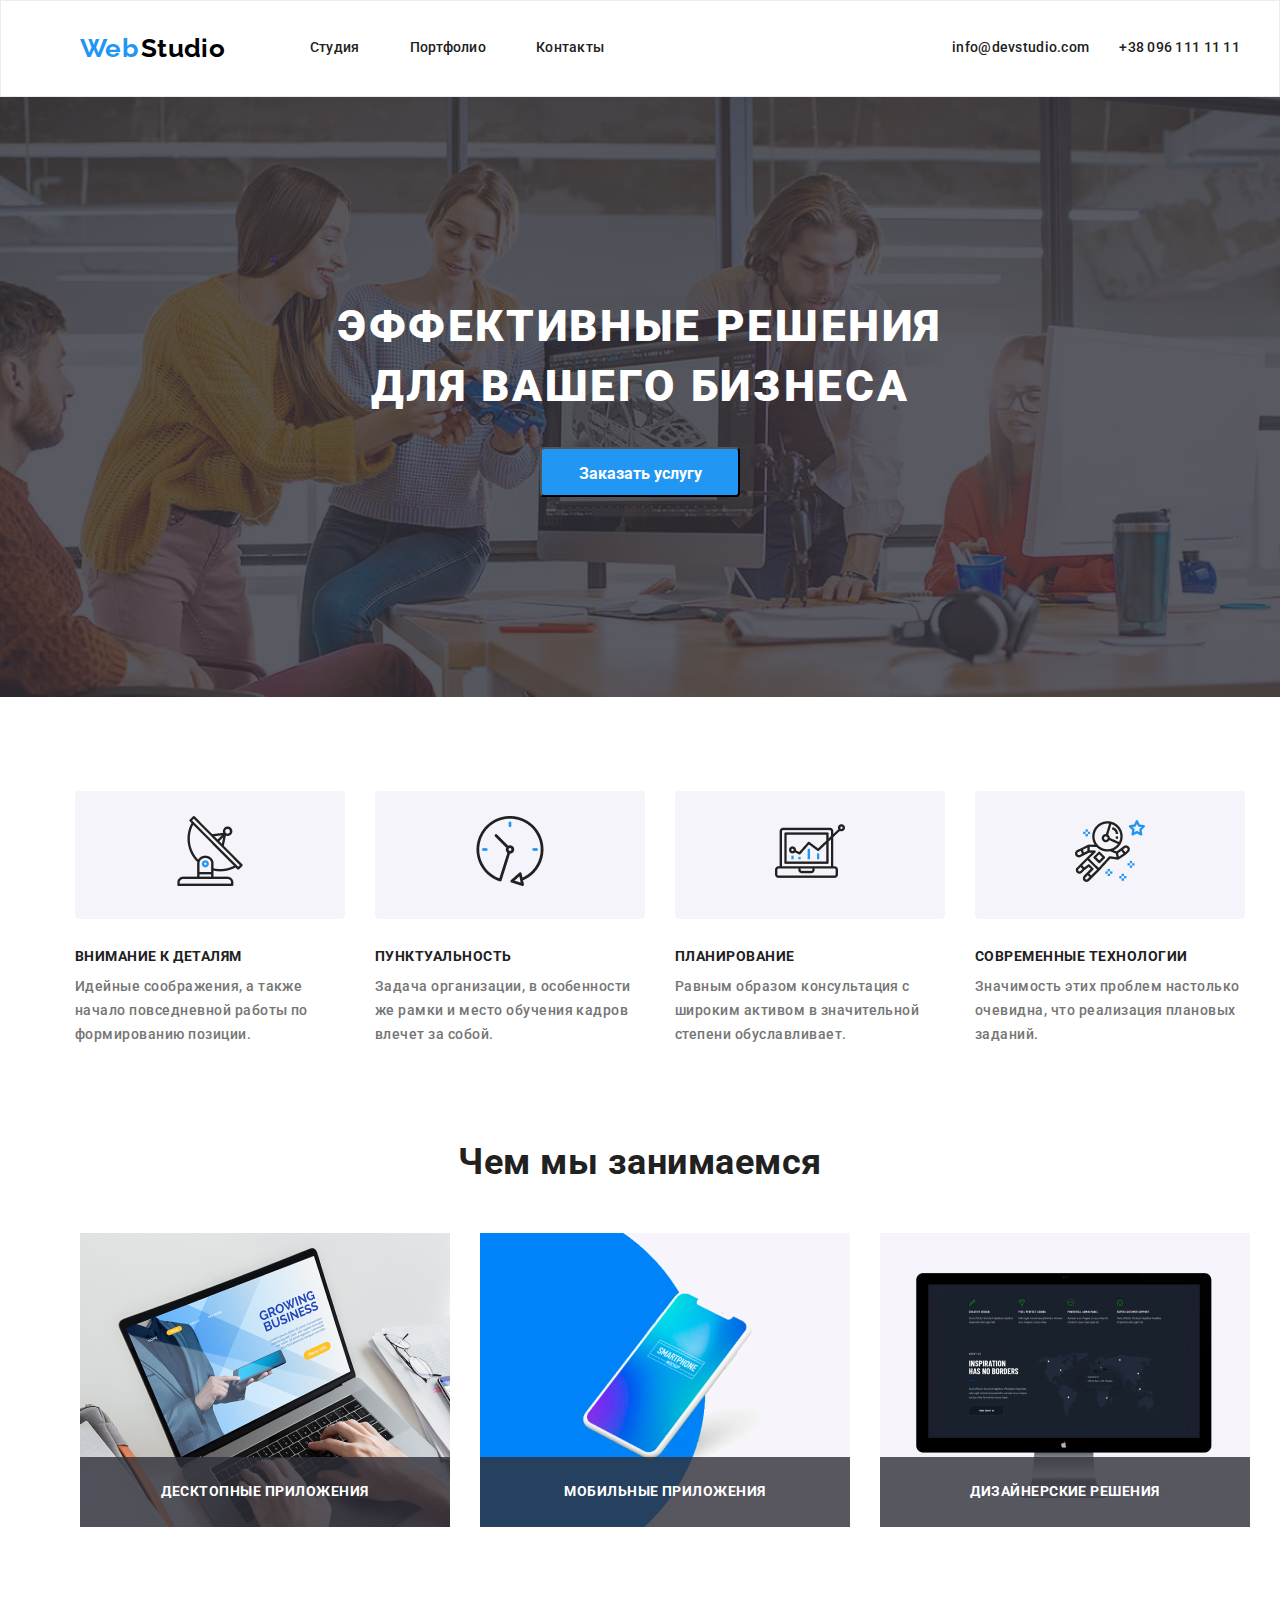
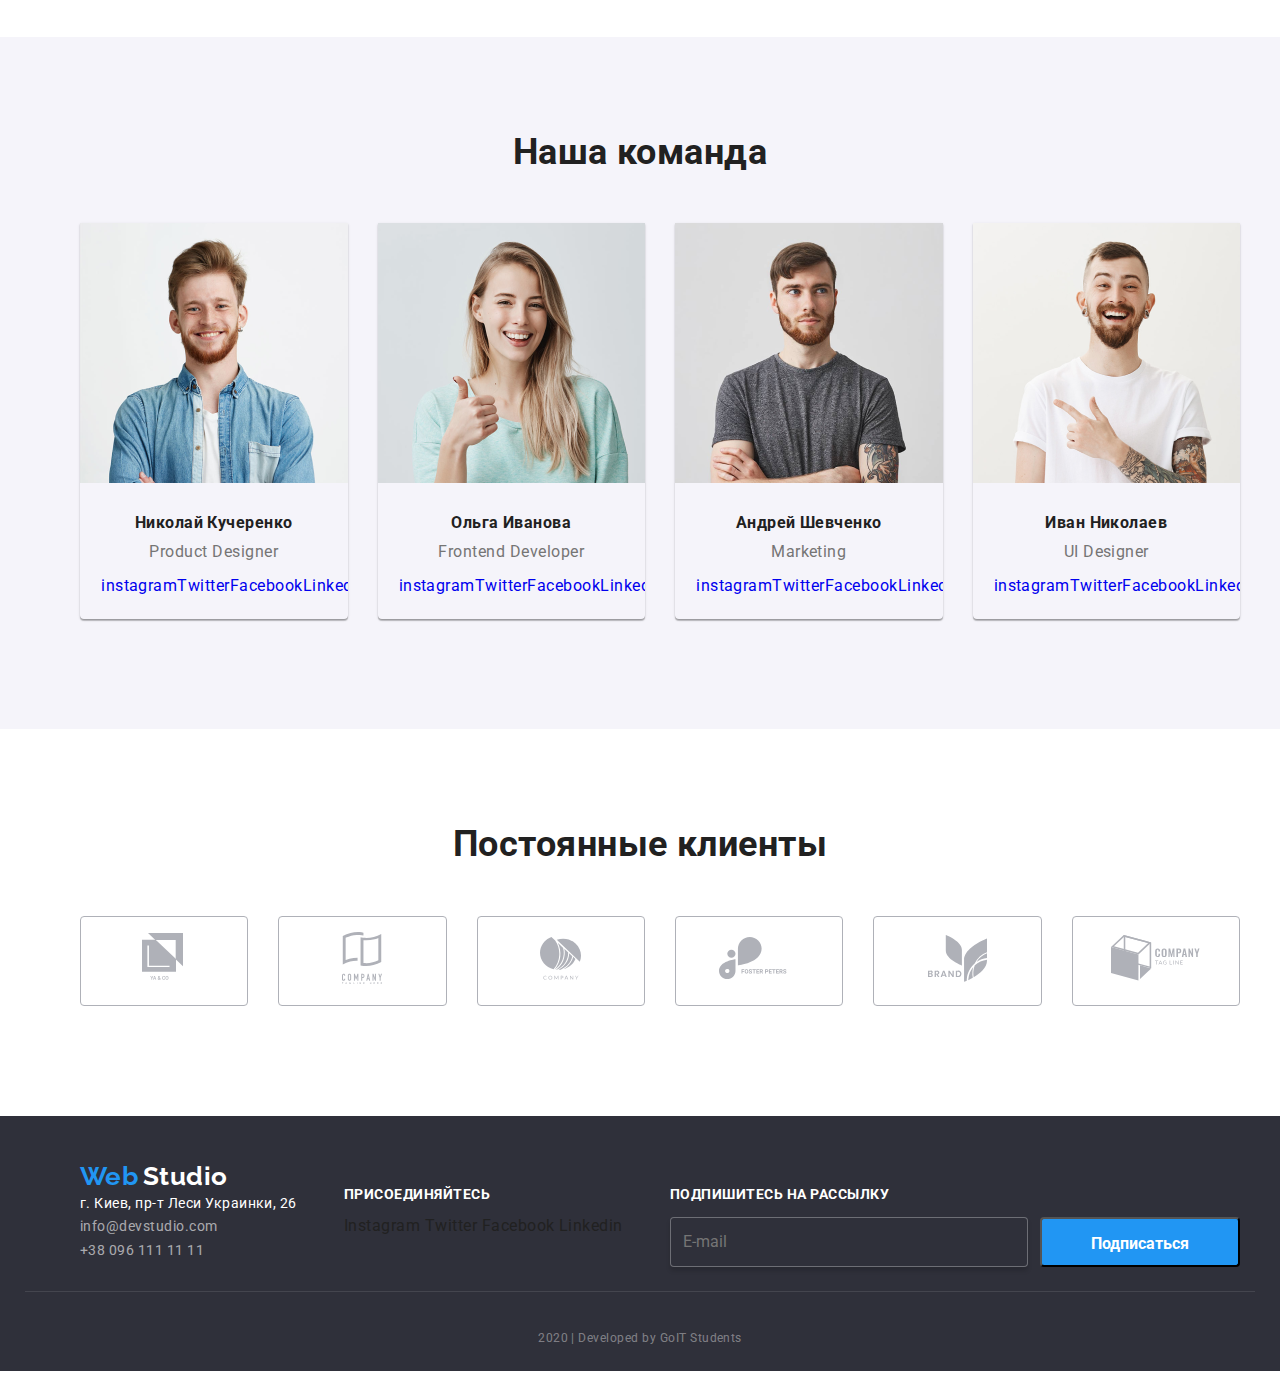
<file: index.html>
<!DOCTYPE html>
<html lang="en">
  <head>
    <meta charset="UTF-8" />
    <meta name="viewport" content="width=device-width, initial-scale=1.0" />
    <title>Document</title>
    <link
      href="https://fonts.googleapis.com/css2?family=Raleway:wght@100;400;700&family=Roboto:wght@100;400;700&display=swap"
      rel="stylesheet"
    />
    <link
      rel="stylesheet"
      href="https://cdnjs.cloudflare.com/ajax/libs/modern-normalize/0.6.0/modern-normalize.min.css"
    />
    <link rel="stylesheet" href="./css/styles.css" />
  </head>

  <body>
    <header class="header">
      <div class="container navigation">
        <nav class="">
          <ul class="contact list">
            <li class="nav">
              <a href="./"
                ><span class="web-logo">Web</span>
                <span class="logo">Studio</span></a
              >
            </li>
            <li class="site-nav">
              <a href="./" class="link">Студия</a>
            </li>
            <li class="site-nav">
              <a href="./portfolio.html" class="link">Портфолио</a>
            </li>
            <li class="site-nav">
              <a href="#" class="link">Контакты</a>
            </li>
          </ul>
        </nav>
        <ul class="list info">
          <li class="site-nav">
            <a href="mailto:info@devstudio.com" class="link"
              >info@devstudio.com</a
            >
          </li>
          <li class="site-nav">
            <a href="tel:+380961111111" class="link">+38 096 111 11 11</a>
          </li>
        </ul>
      </div>
    </header>

    <main>
      <section class="hero">
        <h1 class="hero-title">
          Эффективные решения <br />
          для вашего бизнеса
        </h1>
        <button type="button" class="button">Заказать услугу</button>
      </section>

      <section class="caption subtitle">
        <div class="container">
          <h2 class="tite-item">Краткое описание наших качеств</h2>
          <ul class="list">
            <li class="list-style">
              <div class="item-img">
                <img src="./image/antenna.png" alt="локатор" width="70" />
              </div>
              <h3 class="title">Внимание к деталям</h3>
              <p class="title-list">
                Идейные соображения, а также начало повседневной работы по
                формированию позиции.
              </p>
            </li>
            <li class="list-style">
              <div class="item-img">
                <img src="./image/clock.png" alt="часы" width="70" />
              </div>
              <h3 class="title">Пунктуальность</h3>
              <p class="title-list">
                Задача организации, в особенности же рамки и место обучения
                кадров влечет за собой.
              </p>
            </li>
            <li class="list-style">
              <div class="item-img">
                <img src="./image/diagram.png" alt="диаграмма" width="70" />
              </div>
              <h3 class="title">Планирование</h3>
              <p class="title-list">
                Равным образом консультация с широким активом в значительной
                степени обуславливает.
              </p>
            </li>
            <li class="list-style">
              <div class="item-img">
                <img src="./image/astronaut.png" alt="космонафт" width="70" />
              </div>
              <h3 class="title">Современные технологии</h3>
              <p class="title-list">
                Значимость этих проблем настолько очевидна, что реализация
                плановых заданий.
              </p>
            </li>
          </ul>
        </div>
      </section>

      <section class="caption">
        <div class="container">
          <h2 class="caption-title">Чем мы занимаемся</h2>
          <ul class="list-caption">
            <li class="caption-style">
              <div class="list-img">
                <img src=" ./image/notebook.png" alt="ноутбук" width="370" />
              </div>
              <h3 class="title-text">Десктопные приложения</h3>
            </li>
            <li class="caption-style">
              <div>
                <img src="./image/box.png" alt="смартфон" width="370" />
              </div>
              <h3 class="title-text">Мобильные приложения</h3>
            </li>
            <li class="caption-style">
              <div>
                <img src="./image/monitor.png" alt="монитор" width="370" />
              </div>
              <h3 class="title-text">Дизайнерские решения</h3>
            </li>
          </ul>
        </div>
      </section>

      <section class="caption subject">
        <div class="container">
          <h2 class="caption-title">Наша команда</h2>
          <ul class="list-team">
            <li class="style-subject">
              <img
                src="./image/JohnSmith.png"
                alt="фото Николай Кучеренко"
                width="270"
              />
              <h3 class="text-styles title" lang="ru">Николай Кучеренко</h3>
              <p class="text-styles" lang="ru">Product Designer</p>
              <ul class="list">
                <li>
                  <a href="#" class="link-styles">instagram</a>
                </li>
                <li>
                  <a href="#" class="link-styles">Twitter</a>
                </li>
                <li>
                  <a href="#" class="link-styles">Facebook</a>
                </li>
                <li>
                  <a href="#" class="link-styles">Linkedin</a>
                </li>
              </ul>
            </li>
            <li class="style-subject">
              <img
                src="./image/MartaStewart.png"
                alt="фото Ольга Иванова"
                width="270"
              />
              <h3 class="text-styles title" lang="ru">Ольга Иванова</h3>
              <p class="text-styles" lang="ru">Frontend Developer</p>
              <ul class="list">
                <li>
                  <a href="#" class="link-styles">instagram</a>
                </li>
                <li>
                  <a href="#" class="link-styles">Twitter</a>
                </li>
                <li>
                  <a href="#" class="link-styles">Facebook</a>
                </li>
                <li>
                  <a href="#" class="link-styles">Linkedin</a>
                </li>
              </ul>
            </li>
            <li class="style-subject">
              <img
                src="./image/RobertJakis.png"
                alt="фото Андрей Шевченко"
                width="270"
              />
              <h3 class="text-styles title" lang="ru">Андрей Шевченко</h3>
              <p class="text-styles" lang="ru">Marketing</p>
              <ul class="list">
                <li>
                  <a href="#" class="link-styles">instagram</a>
                </li>
                <li>
                  <a href="#" class="link-styles">Twitter</a>
                </li>
                <li>
                  <a href="#" class="link-styles">Facebook</a>
                </li>
                <li>
                  <a href="#" class="link-styles">Linkedin</a>
                </li>
              </ul>
            </li>
            <li class="style-subject">
              <img
                src="./image/MartinDoe.png"
                alt="фото Иван Николаев"
                width="270"
              />
              <h3 class="text-styles title" lang="ru">Иван Николаев</h3>
              <p class="text-styles" lang="ru">UI Designer</p>
              <ul class="list">
                <li>
                  <a href="#" class="link-styles">instagram</a>
                </li>
                <li>
                  <a href="#" class="link-styles">Twitter</a>
                </li>
                <li>
                  <a href="#" class="link-styles">Facebook</a>
                </li>
                <li>
                  <a href="#" class="link-styles">Linkedin</a>
                </li>
              </ul>
            </li>
          </ul>
        </div>
      </section>

      <section class="caption client">
        <div class="container">
          <h2 class="caption-styles">Постоянные клиенты</h2>
          <ul class="list-client">
            <li class="client-style">
              <a href="#">
                <img src="./image/Client-1.svg" alt="Клиент1" />
              </a>
            </li>
            <li class="client-style">
              <a href="#">
                <img src="./image/Client-2.svg" alt="Клиент2" />
              </a>
            </li>
            <li class="client-style">
              <a href="#">
                <img src="./image/Client-3.svg" alt="Клиент3" />
              </a>
            </li>
            <li class="client-style">
              <a href="#">
                <img src="./image/Client-4.svg" alt="Клиент4" />
              </a>
            </li>
            <li class="client-style">
              <a href="#">
                <img src="./image/Client-5.svg" alt="Клиент5" />
              </a>
            </li>
            <li class="client-style">
              <a href="#">
                <img src="./image/Client-6.svg" alt="Клиент6" />
              </a>
            </li>
          </ul>
        </div>
      </section>
    </main>

    <footer class="footer-style">
      <div class="container footer">
        <div class="footer-link">
          <a href="./">
            <span class="web-logo">Web</span>
            <span class="logo-wite">Studio</span>
          </a>
          <address>
            <span class="adress">г. Киев, пр-т Леси Украинки, 26</span> <br />
            <a href="mailto:info@devstudio.com"
              ><span class="adress-text">info@devstudio.com</span> </a
            ><br />
            <a href="tel:380961111111"
              ><span class="adress-text">+38 096 111 11 11</span>
            </a>
          </address>
        </div>
        <div class="title-link">
          <h3 class="list-text">присоединяйтесь</h3>
          <a href="#" class="link">Instagram</a>
          <a href="#" class="link">Twitter</a>
          <a href="#" class="link">Facebook</a>
          <a href="#" class="link">Linkedin</a>
        </div>

        <div class="email-text">
          <h3 class="list-text">Подпишитесь на рассылку</h3>
          <div class="email-style">
            <input
              type="text"
              class="email"
              placeholder="E-mail"
              name="Email"
              id="Email-input"
            />
            <input type="submit" class="button dropdown" value="Подписаться" />
          </div>
        </div>
      </div>
      <p>
        <span class="copyright">2020 | Developed by GoIT Students</span>
      </p>
    </footer>
  </body>
</html>
</file>
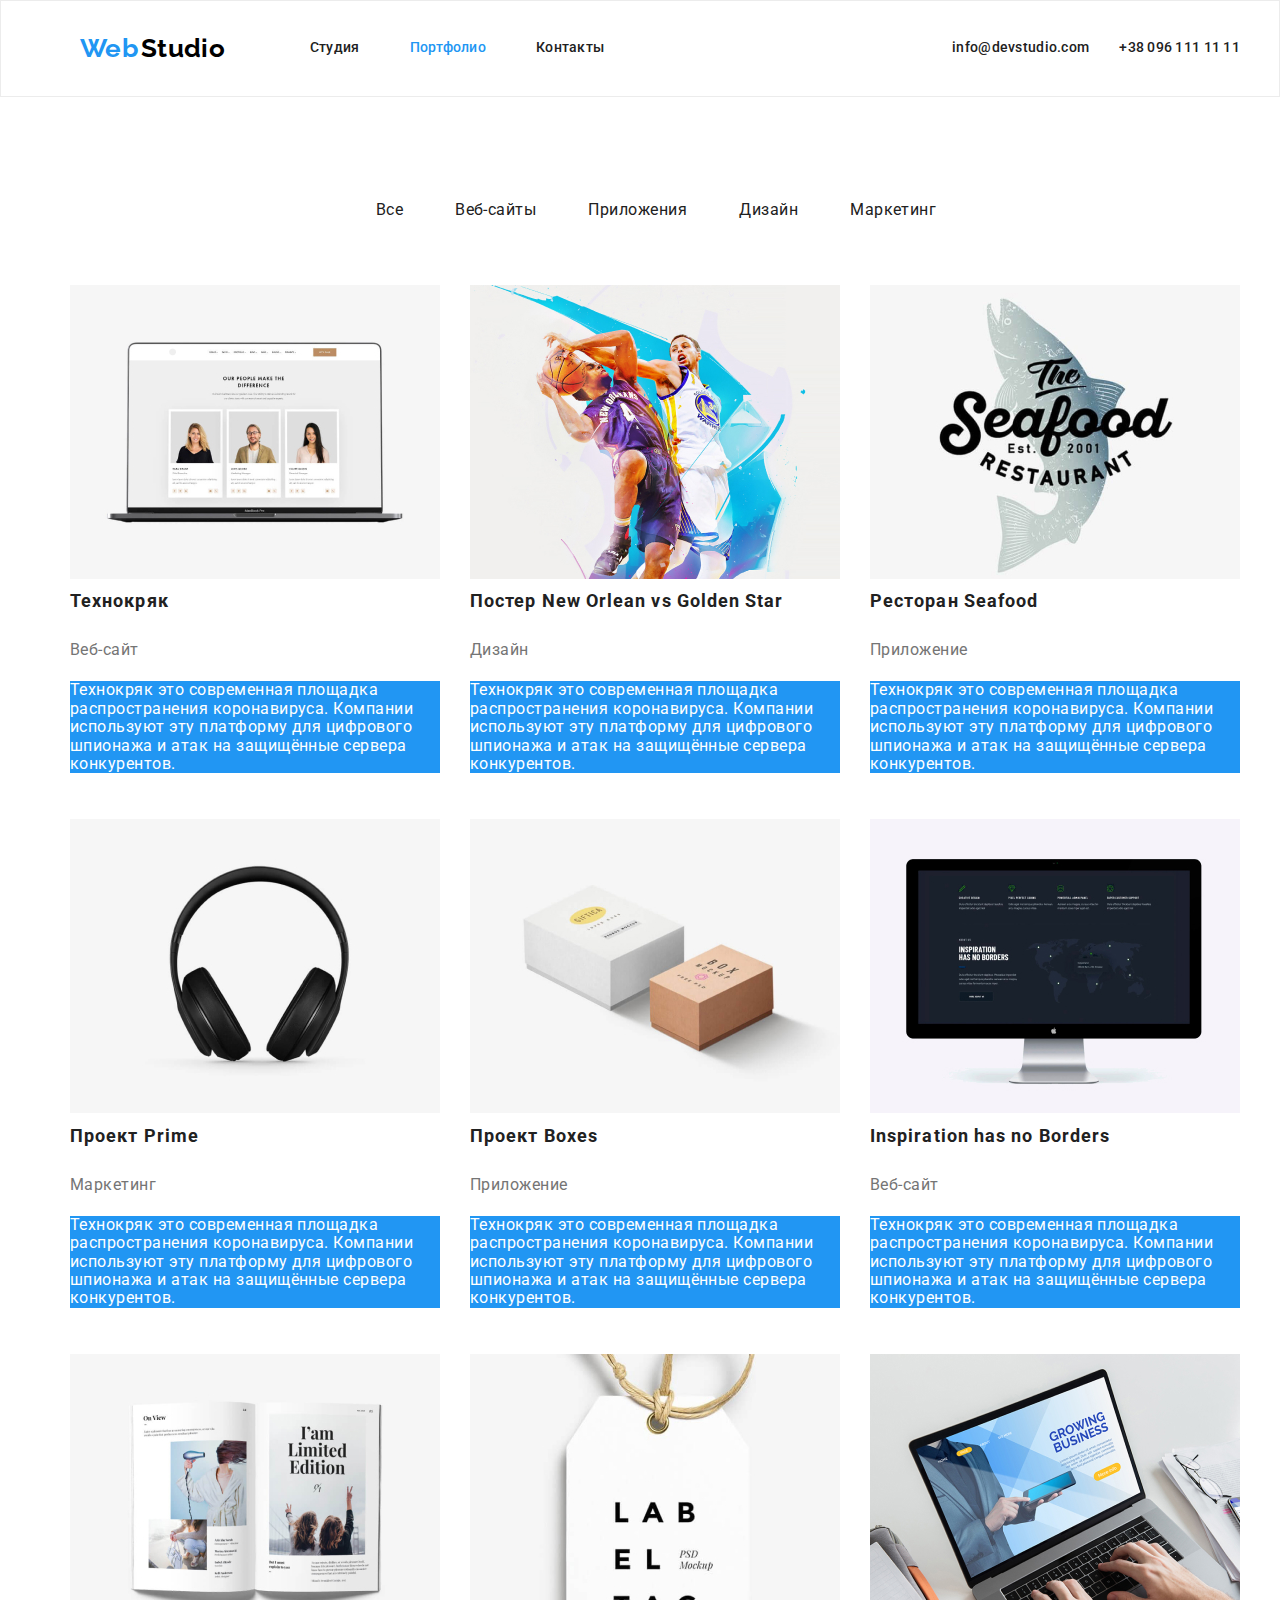
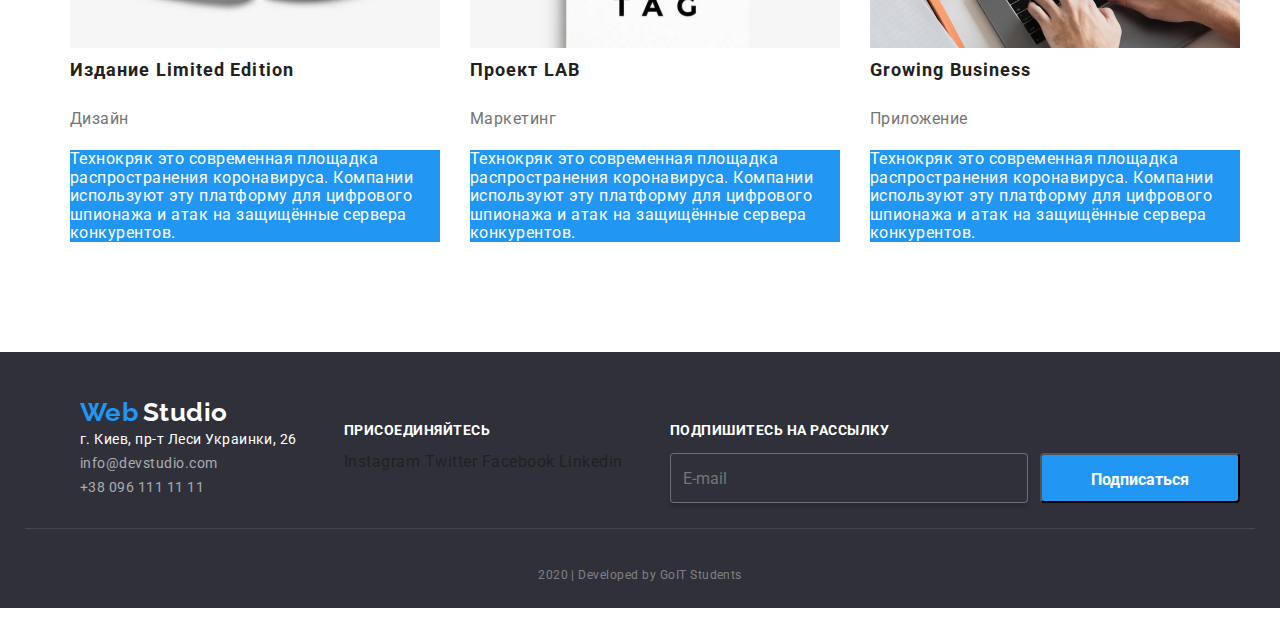
<file: portfolio.html>
<!DOCTYPE html>
<html lang="en">
  <head>
    <meta charset="UTF-8" />
    <meta name="viewport" content="width=device-width, initial-scale=1.0" />
    <title>Document</title>
    <link
      href="https://fonts.googleapis.com/css2?family=Raleway:wght@100;400;700&family=Roboto:wght@100;400;700&display=swap"
      rel="stylesheet"
    />
    <link
      rel="stylesheet"
      href="https://cdnjs.cloudflare.com/ajax/libs/modern-normalize/0.6.0/modern-normalize.min.css"
    />
    <link rel="stylesheet" href="./css/styles.css" />
  </head>

  <body>
    <header class="header">
      <div class="container navigation">
        <nav>
          <ul class="contact list">
            <li class="nav">
              <a href="./"
                ><span class="web-logo">Web</span>
                <span class="logo">Studio</span></a
              >
            </li>
            <li class="site-nav">
              <a href="./" class="link">Студия</a>
            </li>
            <li class="site-nav">
              <a href="./portfolio.html" class="link current">Портфолио</a>
            </li>
            <li class="site-nav">
              <a href="#" class="link">Контакты</a>
            </li>
          </ul>
        </nav>
        <ul class="list info">
          <li class="site-nav">
            <a href="mailto:info@devstudio.com" class="link"
              >info@devstudio.com</a
            >
          </li>
          <li class="site-nav">
            <a href="tel:+380961111111" class="link">+38 096 111 11 11</a>
          </li>
        </ul>
      </div>
    </header>

    <main>
      <section>
        <div class="container">
          <h1 class="filter">Фильтр портфолио</h1>
          <ul class="list filters">
            <li>
              <a href="" class="link"> <span class="list stile">Все</span> </a>
            </li>
            <li>
              <a href="" class="link">
                <span class="list stile">Веб-сайты</span>
              </a>
            </li>
            <li>
              <a href="" class="link">
                <span class="list stile">Приложения</span>
              </a>
            </li>
            <li>
              <a href="" class="link">
                <span class="list stile">Дизайн</span>
              </a>
            </li>
            <li>
              <a href="" class="link">
                <span class="list stile">Маркетинг</span>
              </a>
            </li>
          </ul>
          <ul class="list flex container">
            <li class="item">
              <a href="" class="link">
                <img src="./image/project-1.jpg" alt="Технокряк" width="370" />
                <h2 class="promo">Технокряк</h2>
                <p class="promo-stile">
                  Веб-сайт
                </p>
                <p class="color-text">
                  Технокряк это современная площадка распространения
                  коронавируса. Компании используют эту платформу для цифрового
                  шпионажа и атак на защищённые сервера конкурентов.
                </p>
              </a>
            </li>
            <li class="item">
              <a href="" class="link">
                <img
                  src="./image/project-2.jpg"
                  alt="Постер New Orlean vs Golden Star"
                  width="370"
                />
                <h2 class="promo">Постер New Orlean vs Golden Star</h2>
                <p class="promo-stile">
                  Дизайн
                </p>
                <p class="color-text">
                  Технокряк это современная площадка распространения
                  коронавируса. Компании используют эту платформу для цифрового
                  шпионажа и атак на защищённые сервера конкурентов.
                </p>
              </a>
            </li>
            <li class="item">
              <a href="" class="link">
                <img
                  src="./image/project-3.jpg"
                  alt="Ресторан Seafood"
                  width="370"
                />
                <h2 class="promo">Ресторан Seafood</h2>
                <p class="promo-stile">
                  Приложение
                </p>
                <p class="color-text">
                  Технокряк это современная площадка распространения
                  коронавируса. Компании используют эту платформу для цифрового
                  шпионажа и атак на защищённые сервера конкурентов.
                </p>
              </a>
            </li>
            <li class="item">
              <a href="" class="link">
                <img
                  src="./image/project-4.jpg"
                  alt="Проект Prime"
                  width="370"
                />
                <h2 class="promo">Проект Prime</h2>
                <p class="promo-stile">
                  Маркетинг
                </p>
                <p class="color-text">
                  Технокряк это современная площадка распространения
                  коронавируса. Компании используют эту платформу для цифрового
                  шпионажа и атак на защищённые сервера конкурентов.
                </p>
              </a>
            </li>
            <li class="item">
              <a href="" class="link">
                <img
                  src="./image/project-5.jpg"
                  alt="Проект Boxes"
                  width="370"
                />
                <h2 class="promo">Проект Boxes</h2>
                <p class="promo-stile">
                  Приложение
                </p>
                <p class="color-text">
                  Технокряк это современная площадка распространения
                  коронавируса. Компании используют эту платформу для цифрового
                  шпионажа и атак на защищённые сервера конкурентов.
                </p>
              </a>
            </li>
            <li class="item">
              <a href="" class="link">
                <img
                  src="./image/project-6.jpg"
                  alt="Inspiration has no Borders"
                  width="370"
                />
                <h2 class="promo">Inspiration has no Borders</h2>
                <p class="promo-stile">
                  Веб-сайт
                </p>

                <p class="color-text">
                  Технокряк это современная площадка распространения
                  коронавируса. Компании используют эту платформу для цифрового
                  шпионажа и атак на защищённые сервера конкурентов.
                </p>
              </a>
            </li>
            <li class="item">
              <a href="" class="link">
                <img
                  src="./image/project-7.jpg"
                  alt="Издание Limited Edition"
                  width="370"
                />
                <h2 class="promo">Издание Limited Edition</h2>
                <p class="promo-stile">
                  Дизайн
                </p>
                <p class="color-text">
                  Технокряк это современная площадка распространения
                  коронавируса. Компании используют эту платформу для цифрового
                  шпионажа и атак на защищённые сервера конкурентов.
                </p>
              </a>
            </li>
            <li class="item">
              <a href="" class="link">
                <img src="./image/project-8.jpg" alt="Проект LAB" width="370" />
                <h2 class="promo">Проект LAB</h2>
                <p class="promo-stile">
                  Маркетинг
                </p>
                <p class="color-text">
                  Технокряк это современная площадка распространения
                  коронавируса. Компании используют эту платформу для цифрового
                  шпионажа и атак на защищённые сервера конкурентов.
                </p>
              </a>
            </li>
            <li class="item">
              <a href="" class="link">
                <img
                  src="./image/project-9.jpg"
                  alt="Growing Business"
                  width="370"
                />
                <h2 class="promo">Growing Business</h2>
                <p class="promo-stile">
                  Приложение
                </p>
                <p class="color-text">
                  Технокряк это современная площадка распространения
                  коронавируса. Компании используют эту платформу для цифрового
                  шпионажа и атак на защищённые сервера конкурентов.
                </p>
              </a>
            </li>
          </ul>
        </div>
      </section>
    </main>

    <footer class="footer-style">
      <div class="container footer">
        <div class="footer-link">
          <a href="./">
            <span class="web-logo">Web</span>
            <span class="logo-wite">Studio</span>
          </a>
          <address>
            <span class="adress">г. Киев, пр-т Леси Украинки, 26</span> <br />
            <a href="mailto:info@devstudio.com"
              ><span class="adress-text">info@devstudio.com</span> </a
            ><br />
            <a href="tel:380961111111"
              ><span class="adress-text">+38 096 111 11 11</span>
            </a>
          </address>
        </div>
        <div class="title-link">
          <h3 class="list-text">присоединяйтесь</h3>
          <a href="#" class="link">Instagram</a>
          <a href="#" class="link">Twitter</a>
          <a href="#" class="link">Facebook</a>
          <a href="#" class="link">Linkedin</a>
        </div>

        <div class="email-text">
          <h3 class="list-text">Подпишитесь на рассылку</h3>
          <div class="email-style">
            <input
              type="text"
              class="email"
              placeholder="E-mail"
              name="Email"
              id="Email-input"
            />
            <input type="submit" class="button dropdown" value="Подписаться" />
          </div>
        </div>
      </div>
      <p>
        <span class="copyright">2020 | Developed by GoIT Students</span>
      </p>
    </footer>
  </body>
</html>
</file>
<file: css/styles.css>
html {
  box-sizing: border-box;
}

*,
*::before,
*::after {
  box-sizing: inherit;
}

:root {
  --primary-text-color: #212121;
  --title-text-color: #757575;
  --accent-color: #2196f3;
  --primacy-white-color: #ffffff;
}

a {
  text-decoration: none;
}

body {
  color: var(--primary-text-color);
  font-family: roboto, sans-serif;
  letter-spacing: 0.03em;
}

/* logotype */

.web-logo {
  color: var(--accent-color);
  font-family: raleway, sans-serif;
  font-weight: 700;
  font-size: 26px;
  line-height: 1.19;
}

.logo-wite {
  color: var(--primacy-white-color);
  font-family: raleway, sans-serif;
  font-weight: 700;
  font-size: 26px;
  line-height: 1.19;
}

.logo {
  color: #000000;
  font-family: raleway, sans-serif;
  font-weight: 700;
  font-size: 26px;
  line-height: 1.19;
}

/* headers */

.header {
  font-size: 14px;
  line-height: 1.14;
  font-weight: 500;
  letter-spacing: 0.02em;
  border: 1px solid #ececec;
}

h2,
h3 {
  color: var(--primary-text-color);
}

.list.info {
  display: flex;
  margin-left: auto;
}

.list.info .site-nav + .site-nav {
  margin-left: 30px;
}

/* navigation */

.container.navigation {
  display: flex;
  align-items: center;
}
.nav {
  margin-right: 85px;
}

.contact.list .site-nav {
  margin-right: 50px;
}

.contact.list .site-nav:last-child {
  margin-right: 0px;
}

.contact.list {
  display: flex;
  align-items: center;
  color: var(--primary-text-color);
  font-weight: 500;
  font-size: 14px;
  line-height: 1.14;
  margin: 0px;
  padding-top: 32px;
  padding-bottom: 32px;
}

.contact .list .link {
  margin-left: 85px;
}

.link:hover,
.link:focus {
  color: var(--accent-color);
}

.contact .link.current {
  color: var(--accent-color);
}

/* section1 */
.hero {
  text-align: center;
  max-width: 1600px;
  height: 600px;
  background-color: rgba(47, 48, 58, 0.8);
  background-image: linear-gradient(
      rgba(47, 48, 58, 0.8),
      rgba(47, 48, 58, 0.8)
    ),
    url(../image/Header.jpg);
  background-repeat: no-repeat;
  background-position: center;
  background-size: cover;
  padding-top: 200px;
  padding-bottom: 280px;
}

.hero-title {
  color: var(--primacy-white-color);
  font-weight: 900;
  font-size: 44px;
  line-height: 1.36;
  letter-spacing: 0.06em;
  text-align: center;
  margin-top: 0px;
  margin-bottom: 30px;
  text-transform: uppercase;
}
/* filter portfolio */
.filter {
  margin: 0px;
  padding: 0px;
  display: none;
}

.button {
  width: 200px;
  height: 50px;
  background-color: var(--accent-color);
  color: var(--primacy-white-color);
  font-weight: 700;
  font-size: 16px;
  line-height: 1.88;
  border-radius: 4px;
  text-align: center;
  padding: 10px 32px;
}

.button:hover {
  background-color: var(--accent-color);
}

.list .button {
  font-weight: 500;
  font-size: 16px;
  line-height: 1.63;
  text-align: center;
}

.list {
  display: flex;
  justify-content: center;
  list-style: none;
  margin: 0px;
  padding-left: 40px;
  padding-top: 0px;
  padding-right: 0px;
  padding-bottom: 0px;
}

/* section portfolio */
.flex.container {
  display: flex;
  flex-wrap: wrap;
}

.list.flex.container {
  padding-bottom: 94px;
  margin: 0px;
}

.list > h2 {
  font-weight: 700;
  font-size: 18px;
  line-height: 2;
}

.list.stile {
  font-size: 16px;
  line-height: 1.63;
  text-align: center;
  color: var(--primary-text-color);
  border-radius: 4px;
  margin-right: 8px;
  padding: 6px 22px;
}

.list.stile:hover {
  background-color: var(--accent-color);
  color: var(--primacy-white-color);
}

.list.filters {
  margin: 0px;
  padding-top: 94px;
  margin-bottom: 56px;
}

.item {
  width: 370px;
  margin-right: 30px;
  margin-bottom: 30px;
}

.item:nth-child(3n) {
  margin-right: 0px;
}

.item:nth-last-child(-n + 3) {
  margin-bottom: 0px;
}

.promo {
  font-weight: 700;
  font-size: 18px;
  line-height: 2;
  letter-spacing: 0.06em;
  color: var(--primary-text-color);
  margin: 0px 0px 4px 0px;
}

.promo-stile {
  font-size: 16px;
  line-height: 1.88;
  color: var(--title-text-color);
}

.color-text {
  color: var(--primacy-white-color);
  background-color: var(--accent-color);
}

/* section2 */

.tite-item {
  display: none;
}
.caption.subtitle {
  padding-top: 94px;
  padding-bottom: 94px;
}

.caption.subtitul > h3 {
  font-weight: 700;
  font-size: 14px;
  line-height: 1.14;
  margin-top: 0px;
  margin-bottom: 0px;
  background-color: #f5f4fa;
}

.caption.subtitul > p {
  font-size: 14px;
  line-height: 1.71;
}

.title {
  font-weight: 700;
  font-size: 14px;
  line-height: 1.14;
  color: var(--primary-text-color);
  margin-bottom: 0px;
  margin-top: 30px;
  text-transform: uppercase;
}

.title-list {
  font-size: 14px;
  line-height: 1.71;
  color: var(--title-text-color);
  margin-top: 10px;
  margin-bottom: 0px;
}

.list-style {
  font-weight: 500;
  font-size: 16px;
  line-height: 1.63;
  margin-right: 30px;
}

.list-style:last-child {
  margin-right: 0px;
}

.item-img {
  display: block;
  text-align: center;
  background: #f5f4fa;
  border-radius: 4px;
  padding: 25px 100px;
}

/* section3 */

.caption {
  display: block;
  padding-bottom: 94px;
}

.caption > h2 {
  font-weight: 700;
  font-size: 36px;
  line-height: 1.17;
  text-align: center;
}
.caption-title {
  font-weight: 700;
  font-size: 36px;
  line-height: 1.17;
  text-align: center;
  color: var(--primary-text-color);
  margin-top: 0px;
  margin-bottom: 50px;
}

.list-img {
  display: block;
  background-color: unset;
}

.list-caption {
  display: flex;
  justify-content: space-between;
  list-style-type: none;
}

.title-text {
  text-align: center;
  padding-top: 27px;
  padding-bottom: 27px;
  color: var(--primacy-white-color);
  font-weight: 700;
  font-size: 14px;
  line-height: 1.14;
  width: 100%;
  background: rgba(47, 48, 58, 0.8);
  text-transform: uppercase;
  position: absolute;
  left: 0px;
  bottom: 0px;
  margin: 0px auto;
}

.caption-style {
  display: block;
  position: relative;
  margin-right: 30px;
}

.caption-style:last-child {
  margin-right: 0px;
}

.caption-style img {
  display: block;
}

/* section4 */

.caption.subject {
  padding-top: 94px;
  padding-bottom: 94px;
  background: #f5f4fa;
}

.list-team {
  display: flex;
  justify-content: space-between;
  list-style: none;
}

.caption .subject > h3 {
  font-weight: 500;
}

.text-styles.title {
  font-size: 16px;
  line-height: 1.19;
  text-align: center;
  color: var(--primary-text-color);
  margin-top: 30px;
  margin-bottom: 0px;
  text-transform: capitalize;
}

.text-styles {
  font-size: 16px;
  line-height: 1.19;
  text-align: center;
  color: var(--title-text-color);
  margin-top: 10px;
}

.style-subject {
  margin-right: 30px;
  box-shadow: 0px 2px 1px rgba(0, 0, 0, 0.2), 0px 1px 1px rgba(0, 0, 0, 0.14),
    0px 1px 3px rgba(0, 0, 0, 0.12);
  border-radius: 0px 0px 4px 4px;
  overflow: hidden;
}

.style-subject img {
  display: block;
}

.style-subject:last-child {
  margin-right: 0px;
}

.caption.subject .list {
  padding-bottom: 24px;
}

/* section5 */
.caption.client {
  padding-top: 94px;
  padding-bottom: 94px;
}

.caption-styles {
  font-weight: 700;
  font-size: 36px;
  line-height: 1.17;
  text-align: center;
  color: var(--primary-text-color);
  margin: 0px 0px 50px 0px;
}

.list-client {
  display: flex;
  justify-content: space-between;
  list-style-type: none;
}

.client-style {
  display: flex;
  align-items: center;
  justify-content: center;
  width: 170px;
  height: 90px;
  margin-right: 30px;
  border: 1px solid #afb1b8;
  border-radius: 4px;
}

.client-style:last-child {
  margin-right: 0px;
}

.client-style:hover,
.client-style:focus {
  border-color: var(--accent-color);
}

/* social network */

.link {
  color: var(--primary-text-color);
  text-decoration: none;
}

.link-styles:hover,
.link-styles:focus {
  color: var(--accent-color);
}

.link-styles {
  margin-top: 16px;
}

.link:hover,
.link:focus {
  color: var(--accent-color);
}

/* footer */

.container.footer {
  display: flex;
  justify-content: space-between;
  border-bottom: 1px solid rgba(255, 255, 255, 0.1);
}

.footer-style {
  background-color: #2f303a;
}

.footer-link {
  display: flex;
  flex-direction: column;
  padding-top: 45px;
  padding-left: 40px;
  padding-bottom: 28px;
}

.list-text {
  color: var(--primacy-white-color);
  text-transform: uppercase;
  font-weight: 700;
  font-size: 14px;
  line-height: 1.14;
}

.button.dropdown {
  display: inline-flex;
  font-weight: 700;
  font-size: 16px;
  line-height: 1.88;
  display: flex;
  align-items: center;
  text-align: center;
  padding: 10px 28px 28px;
}

.button.dropdown::after {
  content: ' ';
  width: 24px;
  height: 24px;
  background-image: url(../image/icon-send.png);
}

.adress {
  color: var(--primacy-white-color);
  font-style: normal;
  font-weight: normal;
  font-size: 14px;
  line-height: 1.71;
  margin-bottom: 8px;
}

.adress-text {
  color: rgba(255, 255, 255, 0.6);
  font-style: normal;
  font-weight: normal;
  font-size: 14px;
  line-height: 1.71;
  margin-top: 9px 0px;
}

.title-link {
  padding-top: 57px;
}

.email-text {
  padding-top: 57px;
}

.email-style {
  display: flex;
  justify-content: space-between;
}

.email {
  width: 358px;
  height: 50px;
  border: 1px solid rgba(255, 255, 255, 0.3);
  box-sizing: border-box;
  box-shadow: 0px 4px 4px rgba(0, 0, 0, 0.15);
  border-radius: 4px;
  padding: 18px 12px;
  font-style: normal;
  font-weight: normal;
  font-size: 16px;
  line-height: 1.88;
  color: rgba(255, 255, 255, 0.6);
  background-color: #2f303a;
  margin-right: 12px;
}

.copyright {
  display: flex;
  justify-content: center;
  align-items: center;
  font-size: 12px;
  line-height: 2;
  color: rgba(255, 255, 255, 0.4);
  padding-top: 18px;
  padding-bottom: 21px;
}

.container {
  width: 1230px;
  padding-left: 15px;
  padding-right: 15px;
  margin-left: auto;
  margin-right: auto;
}
</file>
